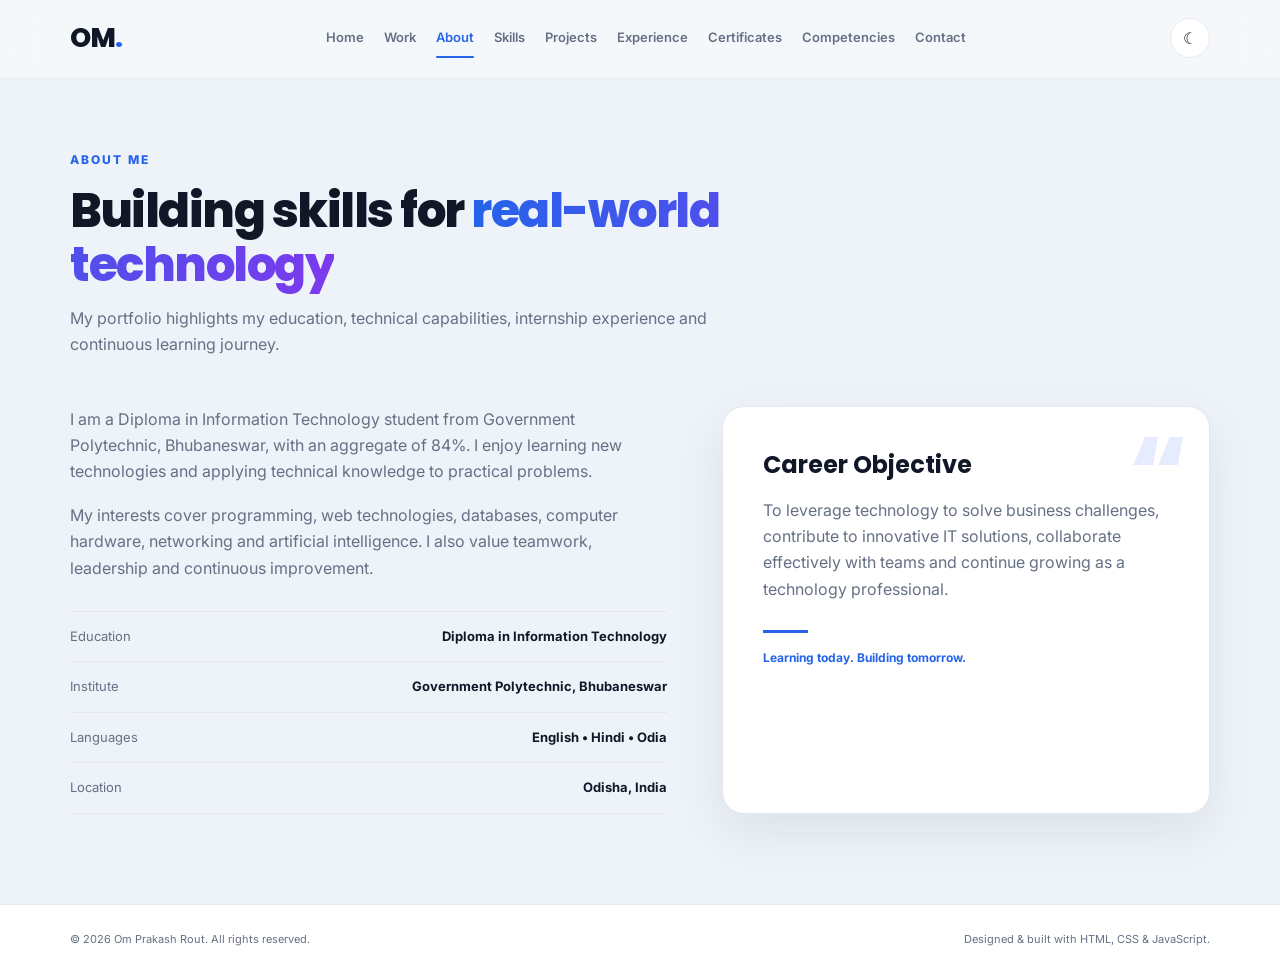
<file: about.html>
<!DOCTYPE html>
<html lang="en">
<head>
  <meta charset="UTF-8">
  <meta name="viewport" content="width=device-width, initial-scale=1.0">
  <meta name="description" content="Portfolio of Om Prakash Rout - Diploma in Information Technology, software development, networking, hardware and AI enthusiast.">
  <meta name="author" content="Om Prakash Rout">
  <title>About | Om Prakash Rout</title>
  <link rel="preconnect" href="https://fonts.googleapis.com">
  <link rel="preconnect" href="https://fonts.gstatic.com" crossorigin>
  <link href="https://fonts.googleapis.com/css2?family=Inter:wght@400;500;600;700;800&family=Poppins:wght@500;600;700;800&display=swap" rel="stylesheet">
  <link rel="stylesheet" href="style.css">
</head>
<body>
  <div class="progress-bar" id="progressBar"></div>

  <header class="header" id="header">
    <nav class="navbar container">
      <a class="logo" href="index.html">OM<span>.</span></a>

      <button class="menu-toggle" id="menuToggle" aria-label="Open navigation" aria-expanded="false">
        <span></span><span></span><span></span>
      </button>

      <div class="nav-links" id="navLinks">
        <a href="index.html">Home</a>
        <a href="work.html">Work</a>
        <a href="about.html" class="active">About</a>
        <a href="skills.html">Skills</a>
        <a href="projects.html">Projects</a>
        <a href="experience.html">Experience</a>
        <a href="certifications.html">Certificates</a>
        <a href="competencies.html">Competencies</a>
        <a href="contact.html">Contact</a>
      </div>

      <button class="theme-toggle" id="themeToggle" aria-label="Toggle dark mode">☾</button>
    </nav>
  </header>

  <main>
    <section class="section section-alt page-first" id="about">
      <div class="container">
        <div class="section-heading reveal">
          <p class="eyebrow">ABOUT ME</p>
          <h2>Building skills for <span>real-world technology</span></h2>
          <p>My portfolio highlights my education, technical capabilities, internship experience and continuous learning journey.</p>
        </div>

        <div class="about-grid">
          <div class="about-text reveal">
            <p>
              I am a Diploma in Information Technology student from Government Polytechnic,
              Bhubaneswar, with an aggregate of 84%. I enjoy learning new technologies and
              applying technical knowledge to practical problems.
            </p>
            <p>
              My interests cover programming, web technologies, databases, computer hardware,
              networking and artificial intelligence. I also value teamwork, leadership and
              continuous improvement.
            </p>
            <div class="info-list">
              <div><span>Education</span><strong>Diploma in Information Technology</strong></div>
              <div><span>Institute</span><strong>Government Polytechnic, Bhubaneswar</strong></div>
              <div><span>Languages</span><strong>English • Hindi • Odia</strong></div>
              <div><span>Location</span><strong>Odisha, India</strong></div>
            </div>
          </div>

          <div class="objective-card reveal">
            <div class="quote-mark">“</div>
            <h3>Career Objective</h3>
            <p>
              To leverage technology to solve business challenges, contribute to innovative IT
              solutions, collaborate effectively with teams and continue growing as a technology professional.
            </p>
            <div class="mini-line"></div>
            <span>Learning today. Building tomorrow.</span>
          </div>
        </div>
      </div>
    </section>
  </main>

  <footer class="footer">
    <div class="container footer-inner">
      <p>© <span id="year"></span> Om Prakash Rout. All rights reserved.</p>
      <p>Designed &amp; built with HTML, CSS &amp; JavaScript.</p>
    </div>
  </footer>

  <button class="back-top" id="backTop" aria-label="Back to top">↑</button>
  <div class="toast" id="toast">Message copied!</div>
  <script src="script.js"></script>
</body>
</html>
</file>
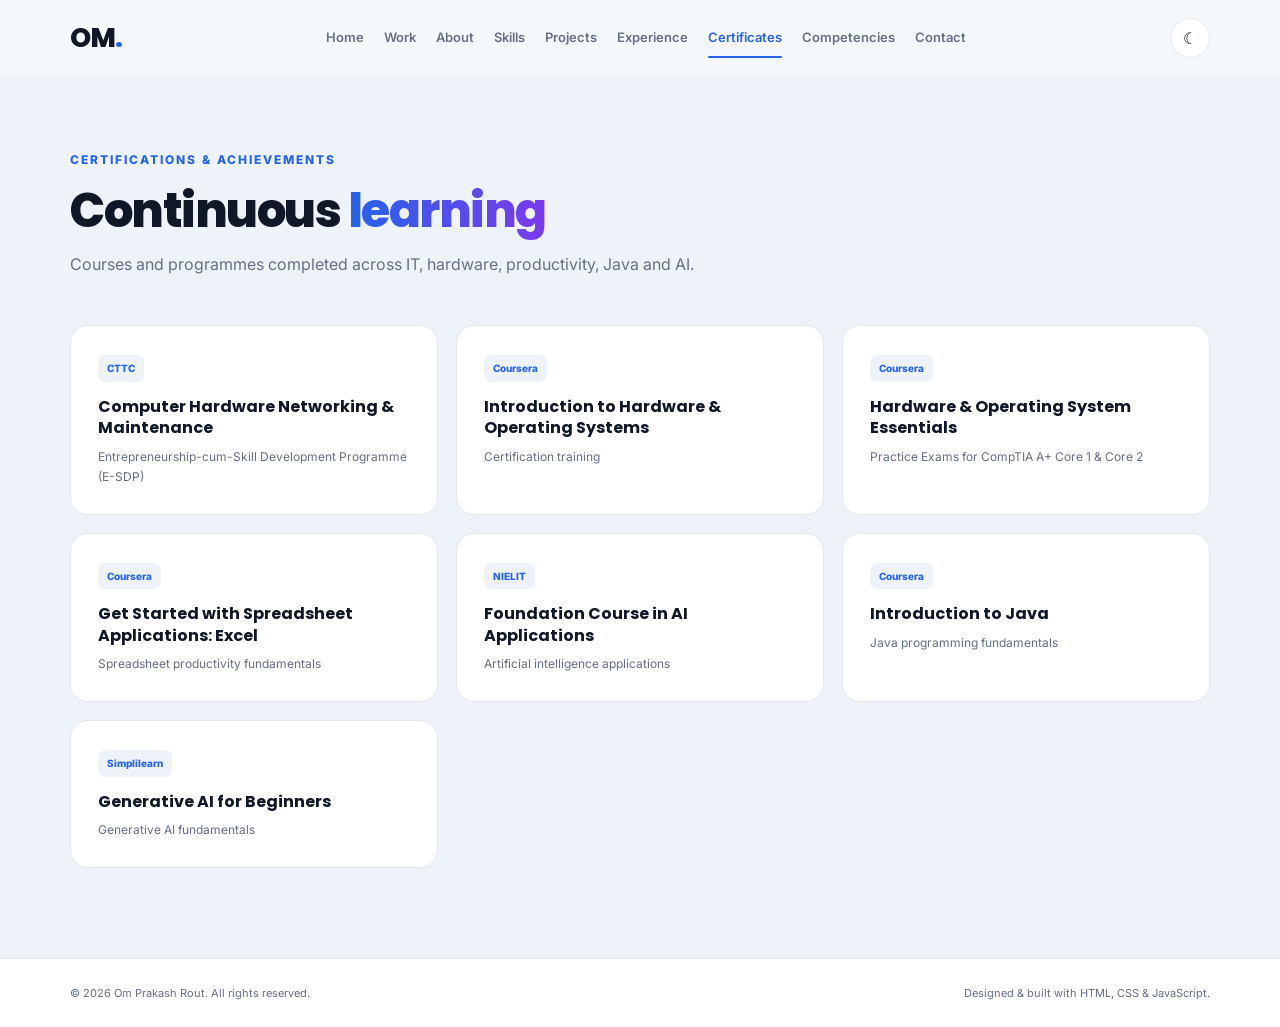
<file: certifications.html>
<!DOCTYPE html>
<html lang="en">
<head>
  <meta charset="UTF-8">
  <meta name="viewport" content="width=device-width, initial-scale=1.0">
  <meta name="description" content="Portfolio of Om Prakash Rout - Diploma in Information Technology, software development, networking, hardware and AI enthusiast.">
  <meta name="author" content="Om Prakash Rout">
  <title>Certificates | Om Prakash Rout</title>
  <link rel="preconnect" href="https://fonts.googleapis.com">
  <link rel="preconnect" href="https://fonts.gstatic.com" crossorigin>
  <link href="https://fonts.googleapis.com/css2?family=Inter:wght@400;500;600;700;800&family=Poppins:wght@500;600;700;800&display=swap" rel="stylesheet">
  <link rel="stylesheet" href="style.css">
</head>
<body>
  <div class="progress-bar" id="progressBar"></div>

  <header class="header" id="header">
    <nav class="navbar container">
      <a class="logo" href="index.html">OM<span>.</span></a>

      <button class="menu-toggle" id="menuToggle" aria-label="Open navigation" aria-expanded="false">
        <span></span><span></span><span></span>
      </button>

      <div class="nav-links" id="navLinks">
        <a href="index.html">Home</a>
        <a href="work.html">Work</a>
        <a href="about.html">About</a>
        <a href="skills.html">Skills</a>
        <a href="projects.html">Projects</a>
        <a href="experience.html">Experience</a>
        <a href="certifications.html" class="active">Certificates</a>
        <a href="competencies.html">Competencies</a>
        <a href="contact.html">Contact</a>
      </div>

      <button class="theme-toggle" id="themeToggle" aria-label="Toggle dark mode">☾</button>
    </nav>
  </header>

  <main>
    <section class="section section-alt page-first" id="certifications">
      <div class="container">
        <div class="section-heading reveal">
          <p class="eyebrow">CERTIFICATIONS & ACHIEVEMENTS</p>
          <h2>Continuous <span>learning</span></h2>
          <p>Courses and programmes completed across IT, hardware, productivity, Java and AI.</p>
        </div>

        <div class="cert-grid">
          <article class="cert-card reveal"><span class="cert-badge">CTTC</span><h3>Computer Hardware Networking & Maintenance</h3><p>Entrepreneurship-cum-Skill Development Programme (E-SDP)</p></article>
          <article class="cert-card reveal"><span class="cert-badge">Coursera</span><h3>Introduction to Hardware & Operating Systems</h3><p>Certification training</p></article>
          <article class="cert-card reveal"><span class="cert-badge">Coursera</span><h3>Hardware & Operating System Essentials</h3><p>Practice Exams for CompTIA A+ Core 1 & Core 2</p></article>
          <article class="cert-card reveal"><span class="cert-badge">Coursera</span><h3>Get Started with Spreadsheet Applications: Excel</h3><p>Spreadsheet productivity fundamentals</p></article>
          <article class="cert-card reveal"><span class="cert-badge">NIELIT</span><h3>Foundation Course in AI Applications</h3><p>Artificial intelligence applications</p></article>
          <article class="cert-card reveal"><span class="cert-badge">Coursera</span><h3>Introduction to Java</h3><p>Java programming fundamentals</p></article>
          <article class="cert-card reveal"><span class="cert-badge">Simplilearn</span><h3>Generative AI for Beginners</h3><p>Generative AI fundamentals</p></article>
        </div>
      </div>
    </section>
  </main>

  <footer class="footer">
    <div class="container footer-inner">
      <p>© <span id="year"></span> Om Prakash Rout. All rights reserved.</p>
      <p>Designed &amp; built with HTML, CSS &amp; JavaScript.</p>
    </div>
  </footer>

  <button class="back-top" id="backTop" aria-label="Back to top">↑</button>
  <div class="toast" id="toast">Message copied!</div>
  <script src="script.js"></script>
</body>
</html>
</file>
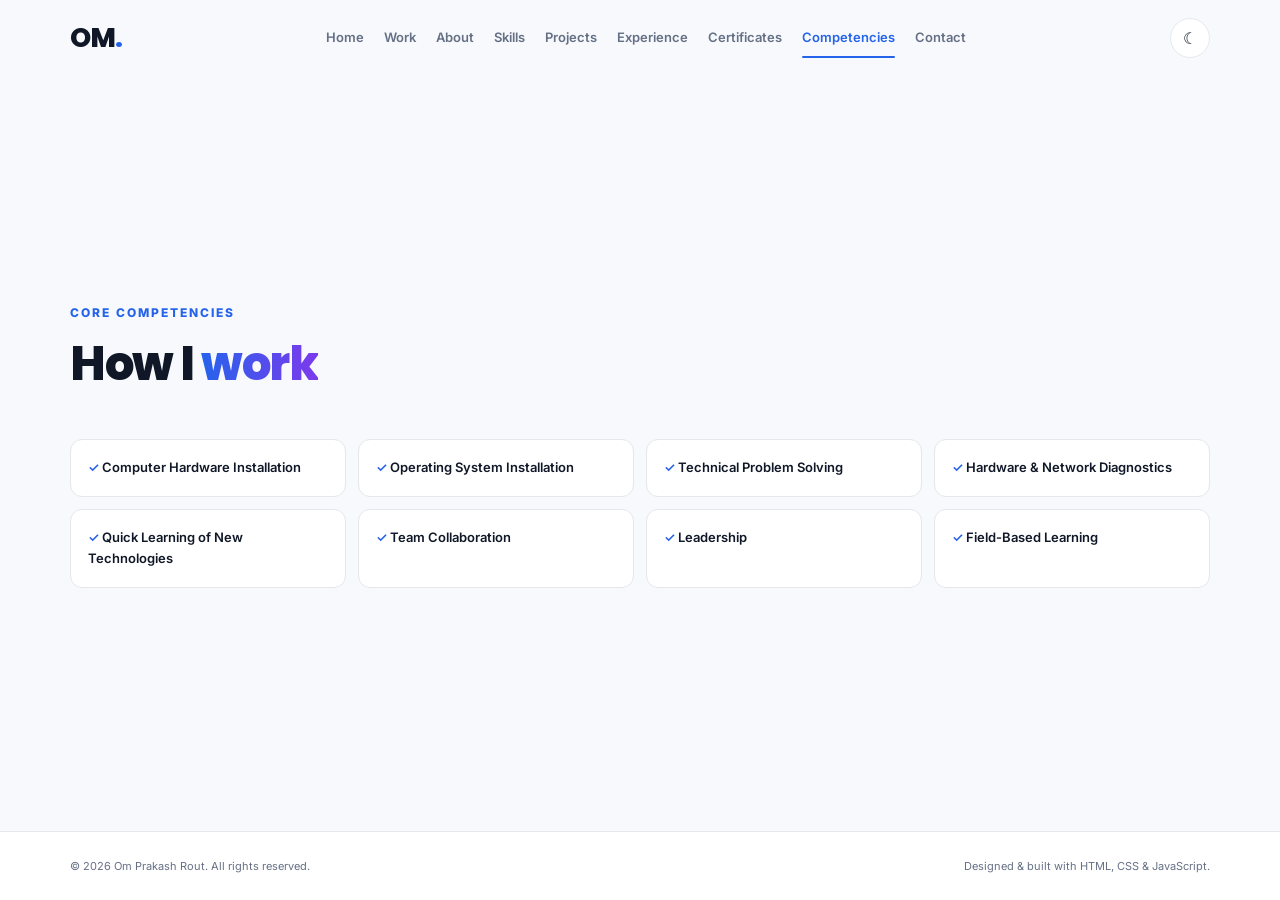
<file: competencies.html>
<!DOCTYPE html>
<html lang="en">
<head>
  <meta charset="UTF-8">
  <meta name="viewport" content="width=device-width, initial-scale=1.0">
  <meta name="description" content="Portfolio of Om Prakash Rout - Diploma in Information Technology, software development, networking, hardware and AI enthusiast.">
  <meta name="author" content="Om Prakash Rout">
  <title>Competencies | Om Prakash Rout</title>
  <link rel="preconnect" href="https://fonts.googleapis.com">
  <link rel="preconnect" href="https://fonts.gstatic.com" crossorigin>
  <link href="https://fonts.googleapis.com/css2?family=Inter:wght@400;500;600;700;800&family=Poppins:wght@500;600;700;800&display=swap" rel="stylesheet">
  <link rel="stylesheet" href="style.css">
</head>
<body>
  <div class="progress-bar" id="progressBar"></div>

  <header class="header" id="header">
    <nav class="navbar container">
      <a class="logo" href="index.html">OM<span>.</span></a>

      <button class="menu-toggle" id="menuToggle" aria-label="Open navigation" aria-expanded="false">
        <span></span><span></span><span></span>
      </button>

      <div class="nav-links" id="navLinks">
        <a href="index.html">Home</a>
        <a href="work.html">Work</a>
        <a href="about.html">About</a>
        <a href="skills.html">Skills</a>
        <a href="projects.html">Projects</a>
        <a href="experience.html">Experience</a>
        <a href="certifications.html">Certificates</a>
        <a href="competencies.html" class="active">Competencies</a>
        <a href="contact.html">Contact</a>
      </div>

      <button class="theme-toggle" id="themeToggle" aria-label="Toggle dark mode">☾</button>
    </nav>
  </header>

  <main>
    <section class="section page-first" id="competencies">
      <div class="container">
        <div class="section-heading reveal">
          <p class="eyebrow">CORE COMPETENCIES</p>
          <h2>How I <span>work</span></h2>
        </div>
        <div class="competency-grid">
          <div class="competency reveal">✓ Computer Hardware Installation</div>
          <div class="competency reveal">✓ Operating System Installation</div>
          <div class="competency reveal">✓ Technical Problem Solving</div>
          <div class="competency reveal">✓ Hardware & Network Diagnostics</div>
          <div class="competency reveal">✓ Quick Learning of New Technologies</div>
          <div class="competency reveal">✓ Team Collaboration</div>
          <div class="competency reveal">✓ Leadership</div>
          <div class="competency reveal">✓ Field-Based Learning</div>
        </div>
      </div>
    </section>
  </main>

  <footer class="footer">
    <div class="container footer-inner">
      <p>© <span id="year"></span> Om Prakash Rout. All rights reserved.</p>
      <p>Designed &amp; built with HTML, CSS &amp; JavaScript.</p>
    </div>
  </footer>

  <button class="back-top" id="backTop" aria-label="Back to top">↑</button>
  <div class="toast" id="toast">Message copied!</div>
  <script src="script.js"></script>
</body>
</html>
</file>
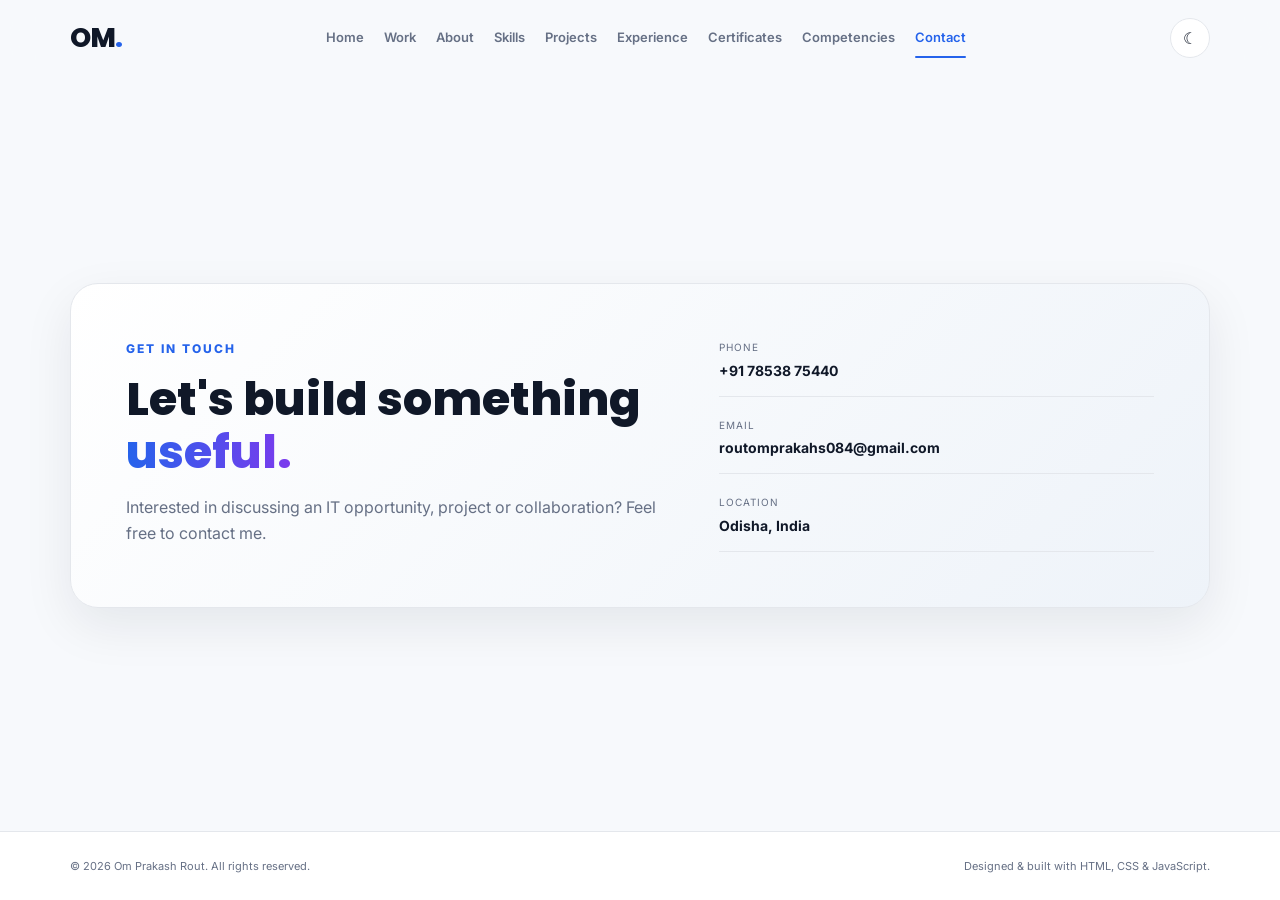
<file: contact.html>
<!DOCTYPE html>
<html lang="en">
<head>
  <meta charset="UTF-8">
  <meta name="viewport" content="width=device-width, initial-scale=1.0">
  <meta name="description" content="Portfolio of Om Prakash Rout - Diploma in Information Technology, software development, networking, hardware and AI enthusiast.">
  <meta name="author" content="Om Prakash Rout">
  <title>Contact | Om Prakash Rout</title>
  <link rel="preconnect" href="https://fonts.googleapis.com">
  <link rel="preconnect" href="https://fonts.gstatic.com" crossorigin>
  <link href="https://fonts.googleapis.com/css2?family=Inter:wght@400;500;600;700;800&family=Poppins:wght@500;600;700;800&display=swap" rel="stylesheet">
  <link rel="stylesheet" href="style.css">
</head>
<body>
  <div class="progress-bar" id="progressBar"></div>

  <header class="header" id="header">
    <nav class="navbar container">
      <a class="logo" href="index.html">OM<span>.</span></a>

      <button class="menu-toggle" id="menuToggle" aria-label="Open navigation" aria-expanded="false">
        <span></span><span></span><span></span>
      </button>

      <div class="nav-links" id="navLinks">
        <a href="index.html">Home</a>
        <a href="work.html">Work</a>
        <a href="about.html">About</a>
        <a href="skills.html">Skills</a>
        <a href="projects.html">Projects</a>
        <a href="experience.html">Experience</a>
        <a href="certifications.html">Certificates</a>
        <a href="competencies.html">Competencies</a>
        <a href="contact.html" class="active">Contact</a>
      </div>

      <button class="theme-toggle" id="themeToggle" aria-label="Toggle dark mode">☾</button>
    </nav>
  </header>

  <main>
    <section class="section contact-section page-first" id="contact">
      <div class="container">
        <div class="contact-card reveal">
          <div>
            <p class="eyebrow">GET IN TOUCH</p>
            <h2>Let's build something <span>useful.</span></h2>
            <p>Interested in discussing an IT opportunity, project or collaboration? Feel free to contact me.</p>
          </div>
          <div class="contact-details">
            <a href="tel:+917853875440"><span>Phone</span><strong>+91 78538 75440</strong></a>
            <a href="mailto:routomprakahs084@gmail.com"><span>Email</span><strong>routomprakahs084@gmail.com</strong></a>
            <div><span>Location</span><strong>Odisha, India</strong></div>
          </div>
        </div>
      </div>
    </section>
  </main>

  <footer class="footer">
    <div class="container footer-inner">
      <p>© <span id="year"></span> Om Prakash Rout. All rights reserved.</p>
      <p>Designed &amp; built with HTML, CSS &amp; JavaScript.</p>
    </div>
  </footer>

  <button class="back-top" id="backTop" aria-label="Back to top">↑</button>
  <div class="toast" id="toast">Message copied!</div>
  <script src="script.js"></script>
</body>
</html>
</file>
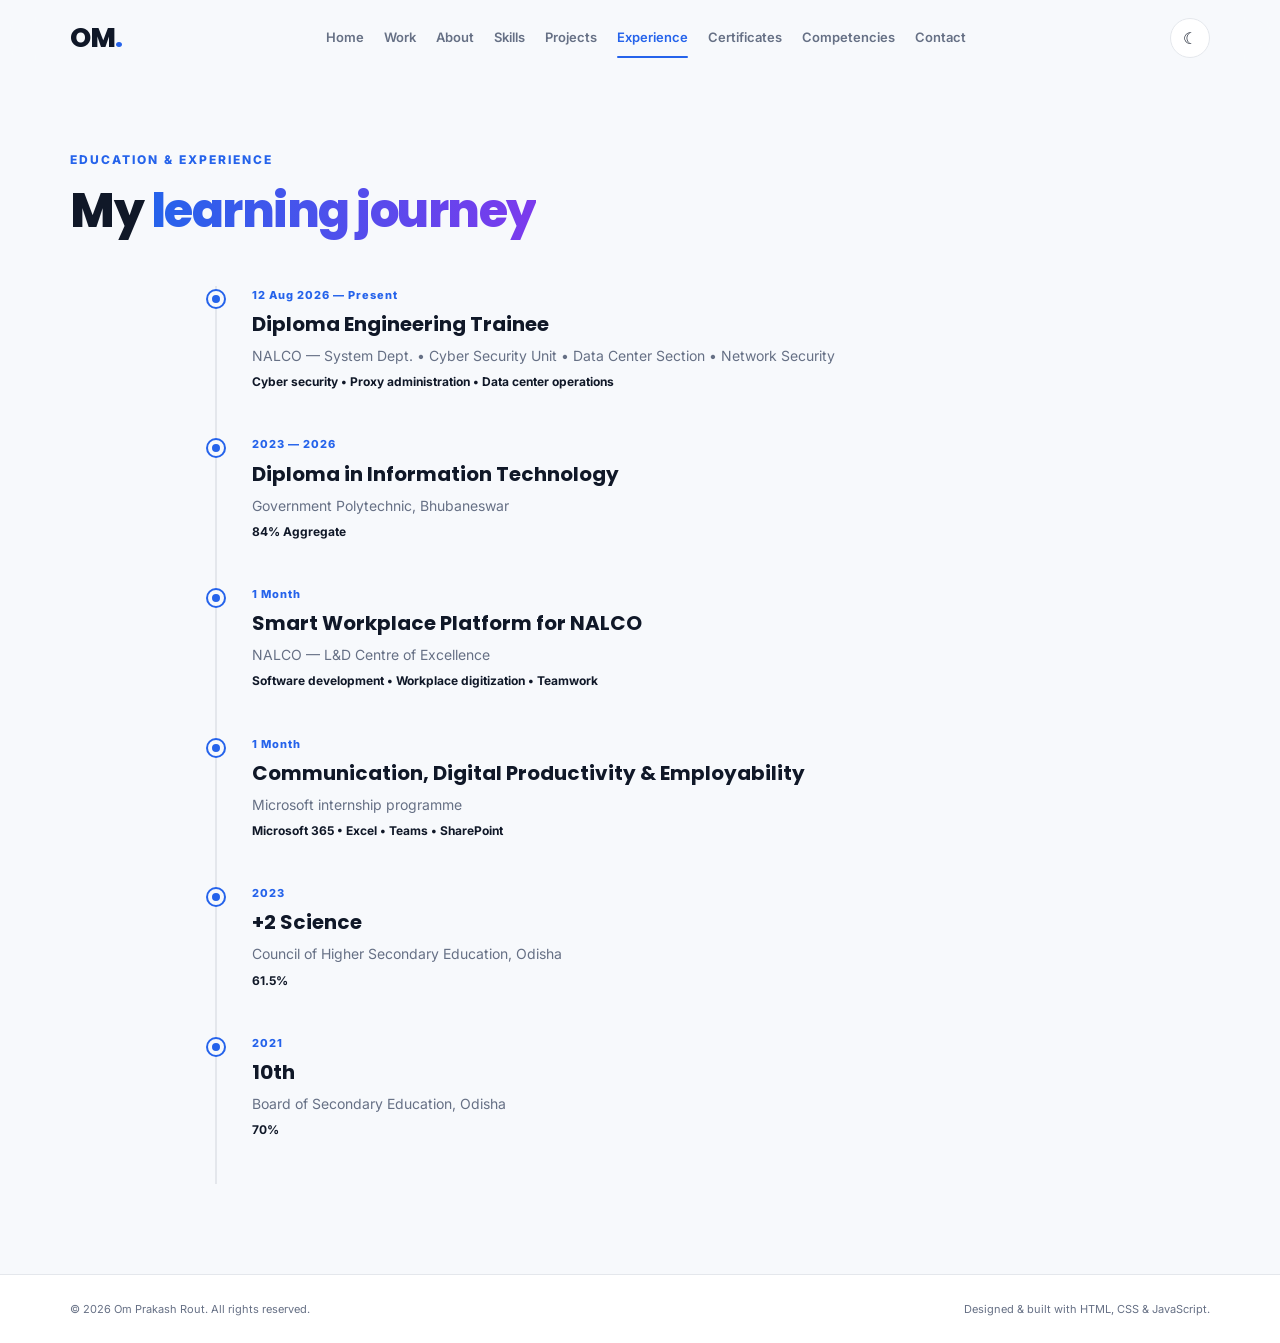
<file: experience.html>
<!DOCTYPE html>
<html lang="en">
<head>
  <meta charset="UTF-8">
  <meta name="viewport" content="width=device-width, initial-scale=1.0">
  <meta name="description" content="Portfolio of Om Prakash Rout - Diploma in Information Technology, software development, networking, hardware and AI enthusiast.">
  <meta name="author" content="Om Prakash Rout">
  <title>Experience | Om Prakash Rout</title>
  <link rel="preconnect" href="https://fonts.googleapis.com">
  <link rel="preconnect" href="https://fonts.gstatic.com" crossorigin>
  <link href="https://fonts.googleapis.com/css2?family=Inter:wght@400;500;600;700;800&family=Poppins:wght@500;600;700;800&display=swap" rel="stylesheet">
  <link rel="stylesheet" href="style.css">
</head>
<body>
  <div class="progress-bar" id="progressBar"></div>

  <header class="header" id="header">
    <nav class="navbar container">
      <a class="logo" href="index.html">OM<span>.</span></a>

      <button class="menu-toggle" id="menuToggle" aria-label="Open navigation" aria-expanded="false">
        <span></span><span></span><span></span>
      </button>

      <div class="nav-links" id="navLinks">
        <a href="index.html">Home</a>
        <a href="work.html">Work</a>
        <a href="about.html">About</a>
        <a href="skills.html">Skills</a>
        <a href="projects.html">Projects</a>
        <a href="experience.html" class="active">Experience</a>
        <a href="certifications.html">Certificates</a>
        <a href="competencies.html">Competencies</a>
        <a href="contact.html">Contact</a>
      </div>

      <button class="theme-toggle" id="themeToggle" aria-label="Toggle dark mode">☾</button>
    </nav>
  </header>

  <main>
    <section class="section page-first" id="experience">
      <div class="container">
        <div class="section-heading reveal">
          <p class="eyebrow">EDUCATION & EXPERIENCE</p>
          <h2>My <span>learning journey</span></h2>
        </div>

        <div class="timeline">
          <div class="timeline-item reveal">
            <div class="timeline-dot"></div>
            <div class="timeline-date">12 Aug 2026 — Present</div>
            <div class="timeline-content">
              <h3>Diploma Engineering Trainee</h3>
              <p>NALCO — System Dept. • Cyber Security Unit • Data Center Section • Network Security</p>
              <strong>Cyber security • Proxy administration • Data center operations</strong>
            </div>
          </div>
          <div class="timeline-item reveal">
            <div class="timeline-dot"></div>
            <div class="timeline-date">2023 — 2026</div>
            <div class="timeline-content">
              <h3>Diploma in Information Technology</h3>
              <p>Government Polytechnic, Bhubaneswar</p>
              <strong>84% Aggregate</strong>
            </div>
          </div>
          <div class="timeline-item reveal">
            <div class="timeline-dot"></div>
            <div class="timeline-date">1 Month</div>
            <div class="timeline-content">
              <h3>Smart Workplace Platform for NALCO</h3>
              <p>NALCO — L&D Centre of Excellence</p>
              <strong>Software development • Workplace digitization • Teamwork</strong>
            </div>
          </div>
          <div class="timeline-item reveal">
            <div class="timeline-dot"></div>
            <div class="timeline-date">1 Month</div>
            <div class="timeline-content">
              <h3>Communication, Digital Productivity & Employability</h3>
              <p>Microsoft internship programme</p>
              <strong>Microsoft 365 • Excel • Teams • SharePoint</strong>
            </div>
          </div>
          <div class="timeline-item reveal">
            <div class="timeline-dot"></div>
            <div class="timeline-date">2023</div>
            <div class="timeline-content">
              <h3>+2 Science</h3>
              <p>Council of Higher Secondary Education, Odisha</p>
              <strong>61.5%</strong>
            </div>
          </div>
          <div class="timeline-item reveal">
            <div class="timeline-dot"></div>
            <div class="timeline-date">2021</div>
            <div class="timeline-content">
              <h3>10th</h3>
              <p>Board of Secondary Education, Odisha</p>
              <strong>70%</strong>
            </div>
          </div>
        </div>
      </div>
    </section>
  </main>

  <footer class="footer">
    <div class="container footer-inner">
      <p>© <span id="year"></span> Om Prakash Rout. All rights reserved.</p>
      <p>Designed &amp; built with HTML, CSS &amp; JavaScript.</p>
    </div>
  </footer>

  <button class="back-top" id="backTop" aria-label="Back to top">↑</button>
  <div class="toast" id="toast">Message copied!</div>
  <script src="script.js"></script>
</body>
</html>
</file>
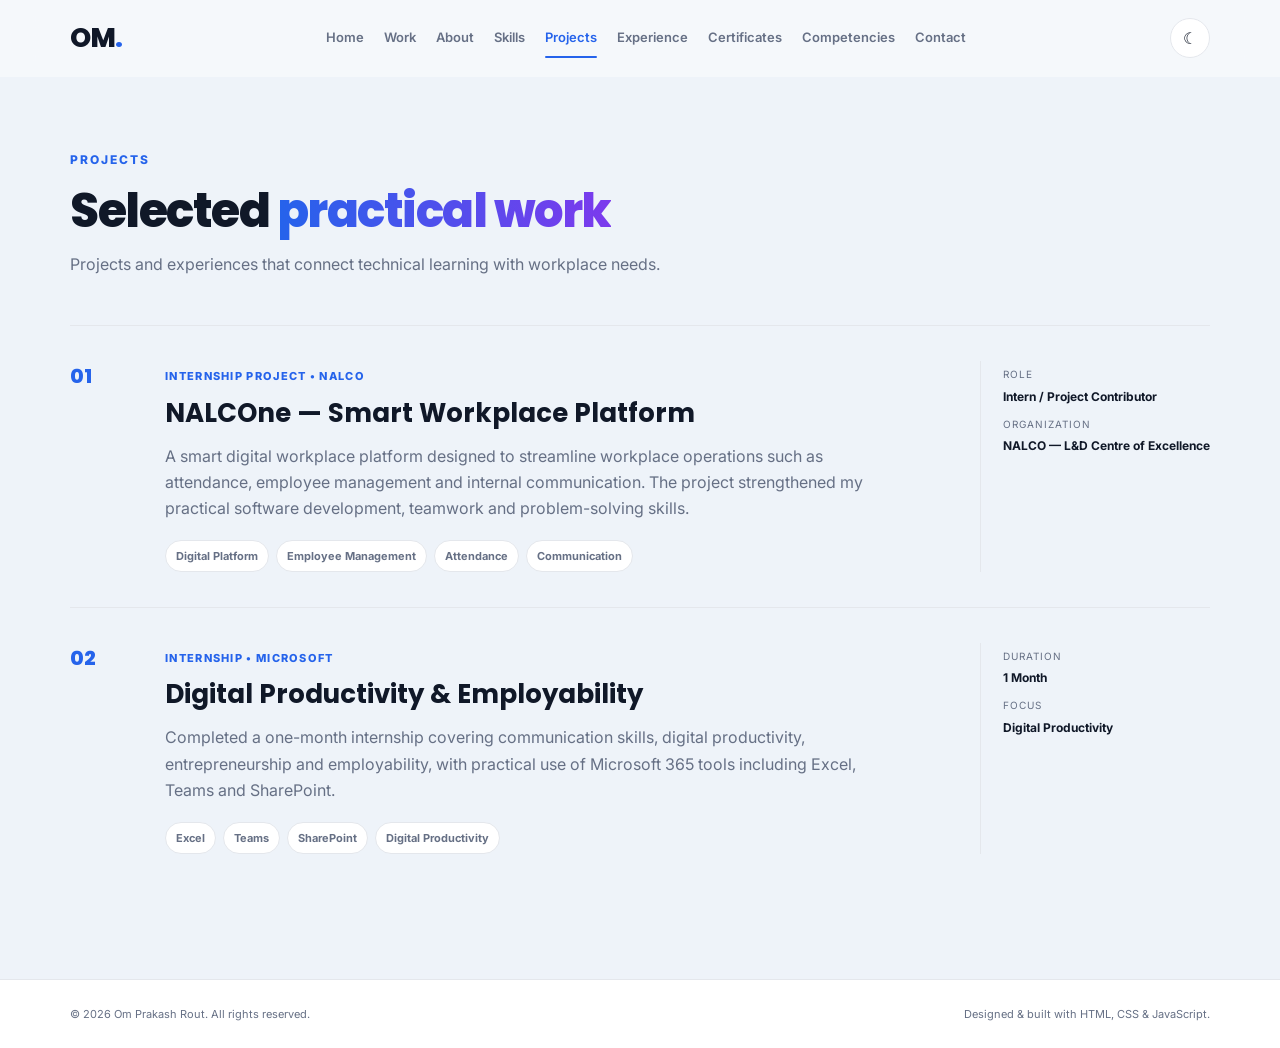
<file: projects.html>
<!DOCTYPE html>
<html lang="en">
<head>
  <meta charset="UTF-8">
  <meta name="viewport" content="width=device-width, initial-scale=1.0">
  <meta name="description" content="Portfolio of Om Prakash Rout - Diploma in Information Technology, software development, networking, hardware and AI enthusiast.">
  <meta name="author" content="Om Prakash Rout">
  <title>Projects | Om Prakash Rout</title>
  <link rel="preconnect" href="https://fonts.googleapis.com">
  <link rel="preconnect" href="https://fonts.gstatic.com" crossorigin>
  <link href="https://fonts.googleapis.com/css2?family=Inter:wght@400;500;600;700;800&family=Poppins:wght@500;600;700;800&display=swap" rel="stylesheet">
  <link rel="stylesheet" href="style.css">
</head>
<body>
  <div class="progress-bar" id="progressBar"></div>

  <header class="header" id="header">
    <nav class="navbar container">
      <a class="logo" href="index.html">OM<span>.</span></a>

      <button class="menu-toggle" id="menuToggle" aria-label="Open navigation" aria-expanded="false">
        <span></span><span></span><span></span>
      </button>

      <div class="nav-links" id="navLinks">
        <a href="index.html">Home</a>
        <a href="work.html">Work</a>
        <a href="about.html">About</a>
        <a href="skills.html">Skills</a>
        <a href="projects.html" class="active">Projects</a>
        <a href="experience.html">Experience</a>
        <a href="certifications.html">Certificates</a>
        <a href="competencies.html">Competencies</a>
        <a href="contact.html">Contact</a>
      </div>

      <button class="theme-toggle" id="themeToggle" aria-label="Toggle dark mode">☾</button>
    </nav>
  </header>

  <main>
    <section class="section section-alt page-first" id="projects">
      <div class="container">
        <div class="section-heading reveal">
          <p class="eyebrow">PROJECTS</p>
          <h2>Selected <span>practical work</span></h2>
          <p>Projects and experiences that connect technical learning with workplace needs.</p>
        </div>

        <div class="project-feature reveal">
          <div class="project-number">01</div>
          <div class="project-main">
            <span class="project-type">INTERNSHIP PROJECT • NALCO</span>
            <h3>NALCOne — Smart Workplace Platform</h3>
            <p>
              A smart digital workplace platform designed to streamline workplace operations
              such as attendance, employee management and internal communication. The project
              strengthened my practical software development, teamwork and problem-solving skills.
            </p>
            <div class="tech-tags"><span>Digital Platform</span><span>Employee Management</span><span>Attendance</span><span>Communication</span></div>
          </div>
          <div class="project-side"><span>Role</span><strong>Intern / Project Contributor</strong><span>Organization</span><strong>NALCO — L&D Centre of Excellence</strong></div>
        </div>

        <div class="project-feature reveal">
          <div class="project-number">02</div>
          <div class="project-main">
            <span class="project-type">INTERNSHIP • MICROSOFT</span>
            <h3>Digital Productivity & Employability</h3>
            <p>
              Completed a one-month internship covering communication skills, digital productivity,
              entrepreneurship and employability, with practical use of Microsoft 365 tools including
              Excel, Teams and SharePoint.
            </p>
            <div class="tech-tags"><span>Excel</span><span>Teams</span><span>SharePoint</span><span>Digital Productivity</span></div>
          </div>
          <div class="project-side"><span>Duration</span><strong>1 Month</strong><span>Focus</span><strong>Digital Productivity</strong></div>
        </div>
      </div>
    </section>
  </main>

  <footer class="footer">
    <div class="container footer-inner">
      <p>© <span id="year"></span> Om Prakash Rout. All rights reserved.</p>
      <p>Designed &amp; built with HTML, CSS &amp; JavaScript.</p>
    </div>
  </footer>

  <button class="back-top" id="backTop" aria-label="Back to top">↑</button>
  <div class="toast" id="toast">Message copied!</div>
  <script src="script.js"></script>
</body>
</html>
</file>
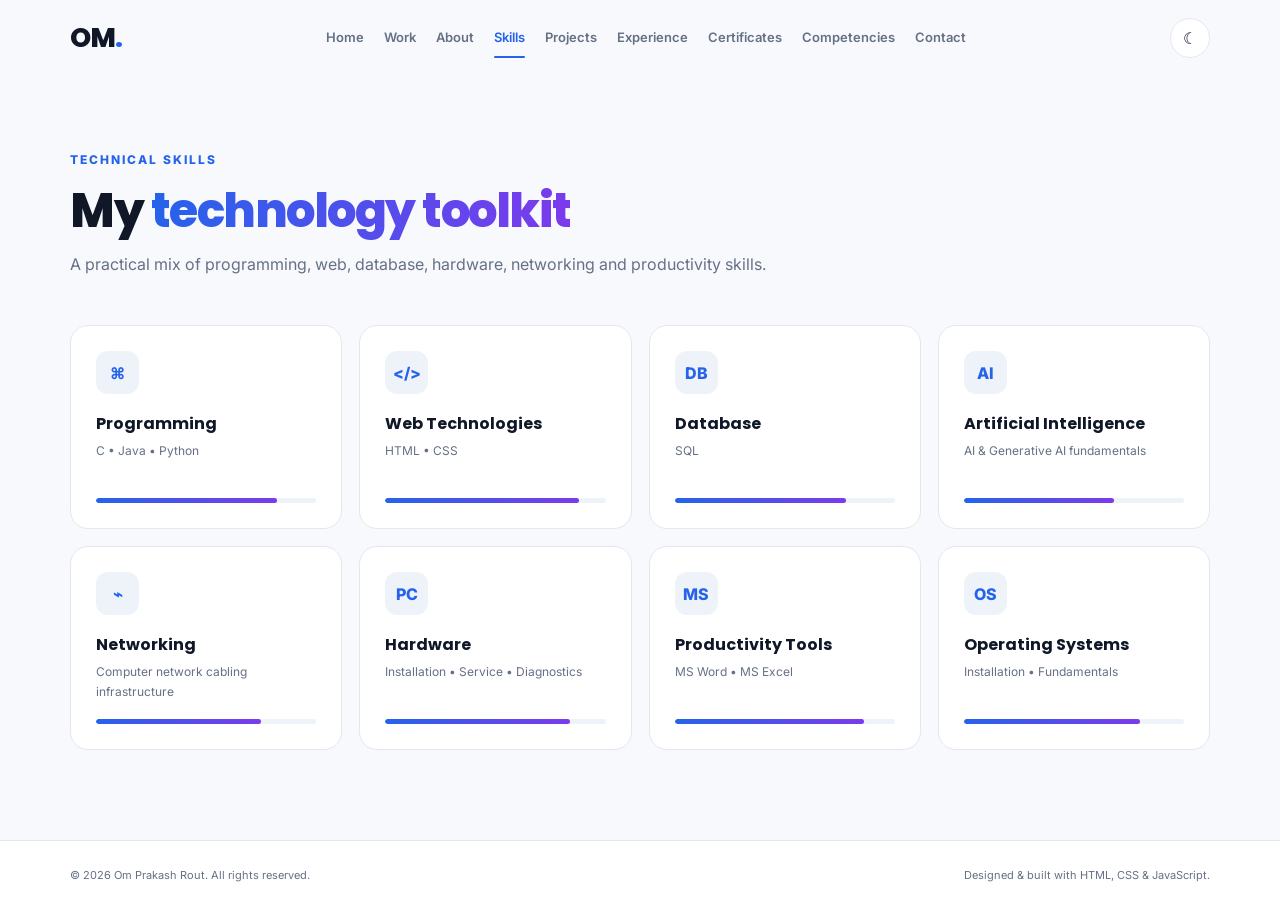
<file: skills.html>
<!DOCTYPE html>
<html lang="en">
<head>
  <meta charset="UTF-8">
  <meta name="viewport" content="width=device-width, initial-scale=1.0">
  <meta name="description" content="Portfolio of Om Prakash Rout - Diploma in Information Technology, software development, networking, hardware and AI enthusiast.">
  <meta name="author" content="Om Prakash Rout">
  <title>Skills | Om Prakash Rout</title>
  <link rel="preconnect" href="https://fonts.googleapis.com">
  <link rel="preconnect" href="https://fonts.gstatic.com" crossorigin>
  <link href="https://fonts.googleapis.com/css2?family=Inter:wght@400;500;600;700;800&family=Poppins:wght@500;600;700;800&display=swap" rel="stylesheet">
  <link rel="stylesheet" href="style.css">
</head>
<body>
  <div class="progress-bar" id="progressBar"></div>

  <header class="header" id="header">
    <nav class="navbar container">
      <a class="logo" href="index.html">OM<span>.</span></a>

      <button class="menu-toggle" id="menuToggle" aria-label="Open navigation" aria-expanded="false">
        <span></span><span></span><span></span>
      </button>

      <div class="nav-links" id="navLinks">
        <a href="index.html">Home</a>
        <a href="work.html">Work</a>
        <a href="about.html">About</a>
        <a href="skills.html" class="active">Skills</a>
        <a href="projects.html">Projects</a>
        <a href="experience.html">Experience</a>
        <a href="certifications.html">Certificates</a>
        <a href="competencies.html">Competencies</a>
        <a href="contact.html">Contact</a>
      </div>

      <button class="theme-toggle" id="themeToggle" aria-label="Toggle dark mode">☾</button>
    </nav>
  </header>

  <main>
    <section class="section page-first" id="skills">
      <div class="container">
        <div class="section-heading reveal">
          <p class="eyebrow">TECHNICAL SKILLS</p>
          <h2>My <span>technology toolkit</span></h2>
          <p>A practical mix of programming, web, database, hardware, networking and productivity skills.</p>
        </div>

        <div class="skills-grid">
          <article class="skill-card reveal"><div class="skill-icon">⌘</div><h3>Programming</h3><p>C • Java • Python</p><div class="skill-bar"><i style="width:82%"></i></div></article>
          <article class="skill-card reveal"><div class="skill-icon">&lt;/&gt;</div><h3>Web Technologies</h3><p>HTML • CSS</p><div class="skill-bar"><i style="width:88%"></i></div></article>
          <article class="skill-card reveal"><div class="skill-icon">DB</div><h3>Database</h3><p>SQL</p><div class="skill-bar"><i style="width:78%"></i></div></article>
          <article class="skill-card reveal"><div class="skill-icon">AI</div><h3>Artificial Intelligence</h3><p>AI & Generative AI fundamentals</p><div class="skill-bar"><i style="width:68%"></i></div></article>
          <article class="skill-card reveal"><div class="skill-icon">⌁</div><h3>Networking</h3><p>Computer network cabling infrastructure</p><div class="skill-bar"><i style="width:75%"></i></div></article>
          <article class="skill-card reveal"><div class="skill-icon">PC</div><h3>Hardware</h3><p>Installation • Service • Diagnostics</p><div class="skill-bar"><i style="width:84%"></i></div></article>
          <article class="skill-card reveal"><div class="skill-icon">MS</div><h3>Productivity Tools</h3><p>MS Word • MS Excel</p><div class="skill-bar"><i style="width:86%"></i></div></article>
          <article class="skill-card reveal"><div class="skill-icon">OS</div><h3>Operating Systems</h3><p>Installation • Fundamentals</p><div class="skill-bar"><i style="width:80%"></i></div></article>
        </div>
      </div>
    </section>
  </main>

  <footer class="footer">
    <div class="container footer-inner">
      <p>© <span id="year"></span> Om Prakash Rout. All rights reserved.</p>
      <p>Designed &amp; built with HTML, CSS &amp; JavaScript.</p>
    </div>
  </footer>

  <button class="back-top" id="backTop" aria-label="Back to top">↑</button>
  <div class="toast" id="toast">Message copied!</div>
  <script src="script.js"></script>
</body>
</html>
</file>
<file: style.css>
*{margin:0;padding:0;box-sizing:border-box}
:root{--bg:#f7f9fc;--surface:#fff;--surface2:#eef3f9;--text:#101828;--muted:#667085;--primary:#2563eb;--primary2:#7c3aed;--border:#e4e7ec;--shadow:0 18px 50px rgba(16,24,40,.08);--radius:22px}
html{scroll-behavior:smooth}
body{font-family:Inter,Arial,sans-serif;background:var(--bg);color:var(--text);line-height:1.65;overflow-x:hidden}
body.dark{--bg:#090d18;--surface:#111827;--surface2:#161f31;--text:#f3f4f6;--muted:#aab4c3;--border:#263247;--shadow:0 18px 50px rgba(0,0,0,.25)}
a{color:inherit;text-decoration:none}
button{font:inherit}
.container{width:min(1140px,92%);margin:auto}
.section{padding:110px 0}
.section-alt{background:var(--surface2)}
.header{position:fixed;top:0;left:0;right:0;z-index:1000;background:rgba(247,249,252,.82);backdrop-filter:blur(16px);border-bottom:1px solid transparent;transition:.3s}
.dark .header{background:rgba(9,13,24,.82)}
.header.scrolled{border-color:var(--border);box-shadow:0 8px 30px rgba(0,0,0,.05)}
.navbar{height:76px;display:flex;align-items:center;justify-content:space-between;gap:20px}
.logo{font-family:Poppins,sans-serif;font-size:27px;font-weight:800;letter-spacing:-1px}.logo span{color:var(--primary)}
.nav-links{display:flex;gap:25px;align-items:center}
.nav-links a{font-size:13px;font-weight:600;color:var(--muted);transition:.2s;position:relative}
.nav-links a:hover,.nav-links a.active{color:var(--primary)}
.nav-links a.active:after{content:"";position:absolute;left:0;right:0;bottom:-9px;height:2px;background:var(--primary);border-radius:2px}
.theme-toggle{border:1px solid var(--border);background:var(--surface);color:var(--text);width:40px;height:40px;border-radius:50%;cursor:pointer}
.menu-toggle{display:none;background:none;border:0;width:42px;cursor:pointer}.menu-toggle span{display:block;height:2px;background:var(--text);margin:6px 0;border-radius:2px}
.progress-bar{position:fixed;top:0;left:0;height:3px;width:0;background:linear-gradient(90deg,var(--primary),var(--primary2));z-index:2000}
.hero{min-height:100vh;display:flex;align-items:center;padding-top:130px;position:relative;overflow:hidden;background:radial-gradient(circle at 80% 25%,rgba(37,99,235,.12),transparent 30%),radial-gradient(circle at 15% 75%,rgba(124,58,237,.09),transparent 28%)}
.hero-grid{display:grid;grid-template-columns:1.15fr .85fr;align-items:center;gap:70px}
.eyebrow{color:var(--primary);font-size:12px;font-weight:800;letter-spacing:2px;margin-bottom:14px}
.hero h1{font:800 clamp(42px,6vw,76px)/1.05 Poppins,sans-serif;letter-spacing:-3px;margin-bottom:16px}
.hero h1 span,.section-heading h2 span,.contact-card h2 span{background:linear-gradient(90deg,var(--primary),var(--primary2));-webkit-background-clip:text;color:transparent}
.hero h2{font:700 25px Poppins,sans-serif;margin-bottom:18px}.cursor{color:var(--primary);animation:blink 1s infinite}.hero-description{max-width:650px;color:var(--muted);font-size:17px}
@keyframes blink{50%{opacity:0}}
.hero-actions{display:flex;gap:13px;margin:30px 0}
.btn{display:inline-flex;align-items:center;justify-content:center;padding:13px 21px;border-radius:12px;font-weight:700;font-size:14px;transition:.25s}
.btn-primary{background:var(--primary);color:#fff;box-shadow:0 10px 25px rgba(37,99,235,.22)}.btn-primary:hover{transform:translateY(-3px)}
.btn-outline{border:1px solid var(--border);background:var(--surface)}.btn-outline:hover{border-color:var(--primary);color:var(--primary)}
.quick-stats{display:flex;gap:35px;margin-top:35px}.quick-stats div{display:flex;flex-direction:column}.quick-stats strong{font:800 25px Poppins}.quick-stats small{color:var(--muted);font-size:11px}
.hero-card{height:440px;display:flex;align-items:center;justify-content:center;position:relative}
.profile-card{width:320px;min-height:340px;background:linear-gradient(145deg,var(--surface),var(--surface2));border:1px solid var(--border);border-radius:32px;box-shadow:var(--shadow);display:flex;flex-direction:column;align-items:center;justify-content:center;text-align:center;padding:35px;position:relative;z-index:2}
.profile-avatar{width:150px;height:150px;border-radius:50%;overflow:hidden;border:4px solid var(--surface);display:grid;place-items:center;background:linear-gradient(135deg,var(--primary),var(--primary2));color:#fff;font:800 42px Poppins;box-shadow:0 20px 45px rgba(37,99,235,.3);margin-bottom:22px}
.profile-avatar img{width:100%;height:100%;object-fit:cover;object-position:center 12%;display:block}
.profile-label{font-size:11px;letter-spacing:2px;color:var(--primary);font-weight:800}.profile-card h3{font:700 21px Poppins;margin:8px 0 18px}
.profile-tags{display:flex;flex-wrap:wrap;justify-content:center;gap:7px}.profile-tags span,.tech-tags span{padding:6px 10px;border-radius:99px;background:var(--surface);border:1px solid var(--border);font-size:11px;font-weight:700;color:var(--muted)}
.profile-orbit{position:absolute;border:1px dashed rgba(37,99,235,.3);border-radius:50%;z-index:1}.orbit-one{width:440px;height:440px;animation:spin 18s linear infinite}.orbit-two{width:360px;height:360px;animation:spin 13s linear infinite reverse}
@keyframes spin{to{transform:rotate(360deg)}}
.scroll-indicator{position:absolute;bottom:24px;left:50%;transform:translateX(-50%);font-size:11px;color:var(--muted)}.scroll-indicator span{color:var(--primary);margin-left:8px}
.section-heading{max-width:720px;margin-bottom:48px}.section-heading h2{font:800 clamp(31px,4vw,47px)/1.15 Poppins;letter-spacing:-1.5px;margin-bottom:13px}.section-heading>p:last-child{color:var(--muted)}
.about-grid{display:grid;grid-template-columns:1.1fr .9fr;gap:55px;align-items:stretch}.about-text>p{color:var(--muted);margin-bottom:17px}
.info-list{margin-top:30px;border-top:1px solid var(--border)}.info-list div{display:flex;justify-content:space-between;gap:20px;padding:14px 0;border-bottom:1px solid var(--border);font-size:13px}.info-list span{color:var(--muted)}.info-list strong{text-align:right}
.objective-card{padding:40px;background:var(--surface);border:1px solid var(--border);border-radius:var(--radius);box-shadow:var(--shadow);position:relative;overflow:hidden}.quote-mark{font:800 100px Poppins;color:var(--primary);opacity:.12;position:absolute;right:20px;top:-10px}.objective-card h3{font:700 24px Poppins;margin-bottom:15px}.objective-card p{color:var(--muted)}.mini-line{width:45px;height:3px;background:var(--primary);margin:28px 0 10px}.objective-card span:last-child{font-size:12px;color:var(--primary);font-weight:700}
.skills-grid{display:grid;grid-template-columns:repeat(4,1fr);gap:17px}.skill-card{background:var(--surface);border:1px solid var(--border);border-radius:18px;padding:25px;transition:.25s}.skill-card:hover{transform:translateY(-6px);box-shadow:var(--shadow);border-color:rgba(37,99,235,.3)}.skill-icon{width:43px;height:43px;border-radius:12px;background:var(--surface2);display:grid;place-items:center;font-weight:800;color:var(--primary);margin-bottom:17px}.skill-card h3{font:700 16px Poppins}.skill-card p{font-size:12px;color:var(--muted);min-height:42px;margin:5px 0 15px}.skill-bar{height:5px;background:var(--surface2);border-radius:99px;overflow:hidden}.skill-bar i{height:100%;display:block;background:linear-gradient(90deg,var(--primary),var(--primary2));border-radius:99px}
.project-feature{display:grid;grid-template-columns:70px 1fr 230px;gap:25px;padding:35px 0;border-top:1px solid var(--border)}.project-number{font:800 20px Poppins;color:var(--primary)}.project-type{font-size:11px;color:var(--primary);font-weight:800;letter-spacing:1.3px}.project-main h3{font:700 26px Poppins;margin:6px 0 10px}.project-main p{color:var(--muted);max-width:700px}.tech-tags{display:flex;gap:7px;flex-wrap:wrap;margin-top:18px}.project-side{border-left:1px solid var(--border);padding-left:22px;display:flex;flex-direction:column;gap:4px}.project-side span{font-size:10px;color:var(--muted);text-transform:uppercase;letter-spacing:1px;margin-top:5px}.project-side strong{font-size:12px}
.timeline{max-width:850px;margin:auto;border-left:2px solid var(--border);padding-left:35px}.timeline-item{position:relative;padding:0 0 42px}.timeline-dot{position:absolute;left:-44px;top:5px;width:16px;height:16px;border:4px solid var(--bg);background:var(--primary);border-radius:50%;box-shadow:0 0 0 2px var(--primary)}.timeline-date{font-size:11px;color:var(--primary);font-weight:800;letter-spacing:1px}.timeline-content h3{font:700 20px Poppins;margin:5px 0}.timeline-content p{color:var(--muted);font-size:14px}.timeline-content strong{font-size:12px}
.cert-grid{display:grid;grid-template-columns:repeat(3,1fr);gap:18px}.cert-card{background:var(--surface);border:1px solid var(--border);padding:27px;border-radius:18px;transition:.25s}.cert-card:hover{transform:translateY(-5px);box-shadow:var(--shadow)}.cert-badge{display:inline-block;font-size:10px;font-weight:800;color:var(--primary);padding:5px 9px;background:var(--surface2);border-radius:7px;margin-bottom:14px}.cert-card h3{font:700 16px Poppins;line-height:1.35}.cert-card p{font-size:12px;color:var(--muted);margin-top:8px}
.competency-grid{display:grid;grid-template-columns:repeat(4,1fr);gap:12px}.competency{padding:17px;border:1px solid var(--border);background:var(--surface);border-radius:12px;font-size:13px;font-weight:600}.competency:first-letter{color:var(--primary)}
.current-role-section{padding-top:60px}.role-card{background:linear-gradient(135deg,var(--surface),var(--surface2));border:1px solid var(--border);border-radius:var(--radius);box-shadow:var(--shadow);padding:45px;display:grid;grid-template-columns:110px 1fr;gap:32px;align-items:center;position:relative;overflow:hidden}.role-card:before{content:"";position:absolute;top:-40px;right:-40px;width:160px;height:160px;border-radius:50%;background:radial-gradient(circle,rgba(37,99,235,.15),transparent 70%)}.role-logo{width:110px;height:110px;border-radius:20px;background:var(--surface);border:1px solid var(--border);display:flex;align-items:center;justify-content:center;overflow:hidden;flex-shrink:0}.role-logo img{width:100%;height:100%;object-fit:contain;padding:14px}.role-logo-fallback{font:800 15px Poppins;letter-spacing:1px;color:#0b3c8f;text-align:center;line-height:1.2}.role-logo-fallback span{display:block;font-size:9px;font-weight:700;color:var(--muted);letter-spacing:1.5px;margin-top:4px}.role-status{display:inline-flex;align-items:center;gap:7px;font-size:11px;font-weight:800;letter-spacing:1.3px;color:#16a34a;margin-bottom:10px}.role-status i{width:8px;height:8px;border-radius:50%;background:#16a34a;display:inline-block;box-shadow:0 0 0 4px rgba(22,163,74,.18)}.role-info h3{font:700 26px Poppins;margin-bottom:4px}.role-info p.role-org{color:var(--primary);font-weight:700;font-size:14px;margin-bottom:16px}.role-meta{display:grid;grid-template-columns:repeat(5,1fr);gap:18px;border-top:1px solid var(--border);padding-top:18px}.role-meta div{display:flex;flex-direction:column;gap:3px}.role-meta span{font-size:10px;text-transform:uppercase;letter-spacing:1px;color:var(--muted)}.role-meta strong{font-size:13px}
@media(max-width:760px){.role-card{grid-template-columns:1fr;text-align:center;padding:32px}.role-logo{margin:auto}.role-meta{grid-template-columns:1fr 1fr}}
.contact-section{padding-top:50px}.contact-card{background:linear-gradient(135deg,var(--surface),var(--surface2));border:1px solid var(--border);border-radius:28px;padding:55px;display:grid;grid-template-columns:1fr .8fr;gap:50px;box-shadow:var(--shadow)}.contact-card h2{font:800 clamp(30px,4vw,46px) Poppins;line-height:1.15;margin-bottom:15px}.contact-card>div>p:last-child{color:var(--muted)}.contact-details{display:flex;flex-direction:column;justify-content:center;gap:20px}.contact-details a,.contact-details div{display:flex;flex-direction:column;border-bottom:1px solid var(--border);padding-bottom:14px}.contact-details span{font-size:10px;text-transform:uppercase;letter-spacing:1px;color:var(--muted)}.contact-details strong{font-size:14px;margin-top:3px}.contact-details a:hover strong{color:var(--primary)}
.footer{border-top:1px solid var(--border);padding:25px 0;background:var(--surface)}.footer-inner{display:flex;justify-content:space-between;gap:20px;color:var(--muted);font-size:11px}
.back-top{position:fixed;right:25px;bottom:25px;width:43px;height:43px;border:0;border-radius:50%;background:var(--primary);color:#fff;cursor:pointer;opacity:0;transform:translateY(15px);pointer-events:none;transition:.25s;box-shadow:0 10px 25px rgba(37,99,235,.25)}.back-top.show{opacity:1;transform:none;pointer-events:auto}
.toast{position:fixed;left:50%;bottom:25px;transform:translate(-50%,20px);padding:11px 17px;background:var(--text);color:var(--bg);border-radius:9px;font-size:12px;opacity:0;pointer-events:none;transition:.25s}.toast.show{opacity:1;transform:translate(-50%,0)}
.reveal{opacity:0;transform:translateY(25px);transition:.7s ease}.reveal.visible{opacity:1;transform:none}
@media(max-width:950px){.nav-links{gap:14px}.skills-grid{grid-template-columns:repeat(2,1fr)}.cert-grid{grid-template-columns:repeat(2,1fr)}.competency-grid{grid-template-columns:repeat(2,1fr)}.hero-grid{gap:35px}.project-feature{grid-template-columns:50px 1fr}.project-side{grid-column:2;border-left:0;padding-left:0;border-top:1px solid var(--border);padding-top:15px}}
@media(max-width:760px){.navbar{height:68px}.menu-toggle{display:block}.nav-links{position:absolute;top:68px;left:4%;right:4%;background:var(--surface);border:1px solid var(--border);border-radius:16px;padding:18px;display:none;flex-direction:column;align-items:flex-start;box-shadow:var(--shadow)}.nav-links.open{display:flex}.theme-toggle{margin-left:auto;margin-right:7px}.hero{padding-top:110px}.hero-grid{grid-template-columns:1fr;text-align:center}.hero-description{margin:auto}.hero-actions,.quick-stats{justify-content:center}.hero-card{height:370px}.profile-orbit{display:none}.about-grid,.contact-card{grid-template-columns:1fr}.skills-grid,.cert-grid{grid-template-columns:1fr 1fr}.project-feature{grid-template-columns:1fr}.project-number{display:none}.project-side{grid-column:auto}.timeline{padding-left:25px}.timeline-dot{left:-34px}}
@media(max-width:520px){.section{padding:80px 0}.hero h1{letter-spacing:-2px}.quick-stats{gap:18px}.skills-grid,.cert-grid,.competency-grid{grid-template-columns:1fr}.contact-card{padding:30px 24px}.footer-inner{flex-direction:column}.profile-card{width:285px}}


/* ---- multi-page additions ---- */
body{display:flex;flex-direction:column;min-height:100vh}
main{flex:1;display:flex;flex-direction:column}
main>.section{flex:1}
.section.page-first{padding-top:150px;padding-bottom:90px;display:flex;align-items:center}
.section.page-first>.container{width:min(1140px,92%)}
.nav-links{gap:20px}
.hero{padding-bottom:80px}
@media(max-width:950px){.nav-links{gap:12px}.nav-links a{font-size:12px}}
@media(max-width:760px){.section.page-first{padding-top:110px}}
</file>
